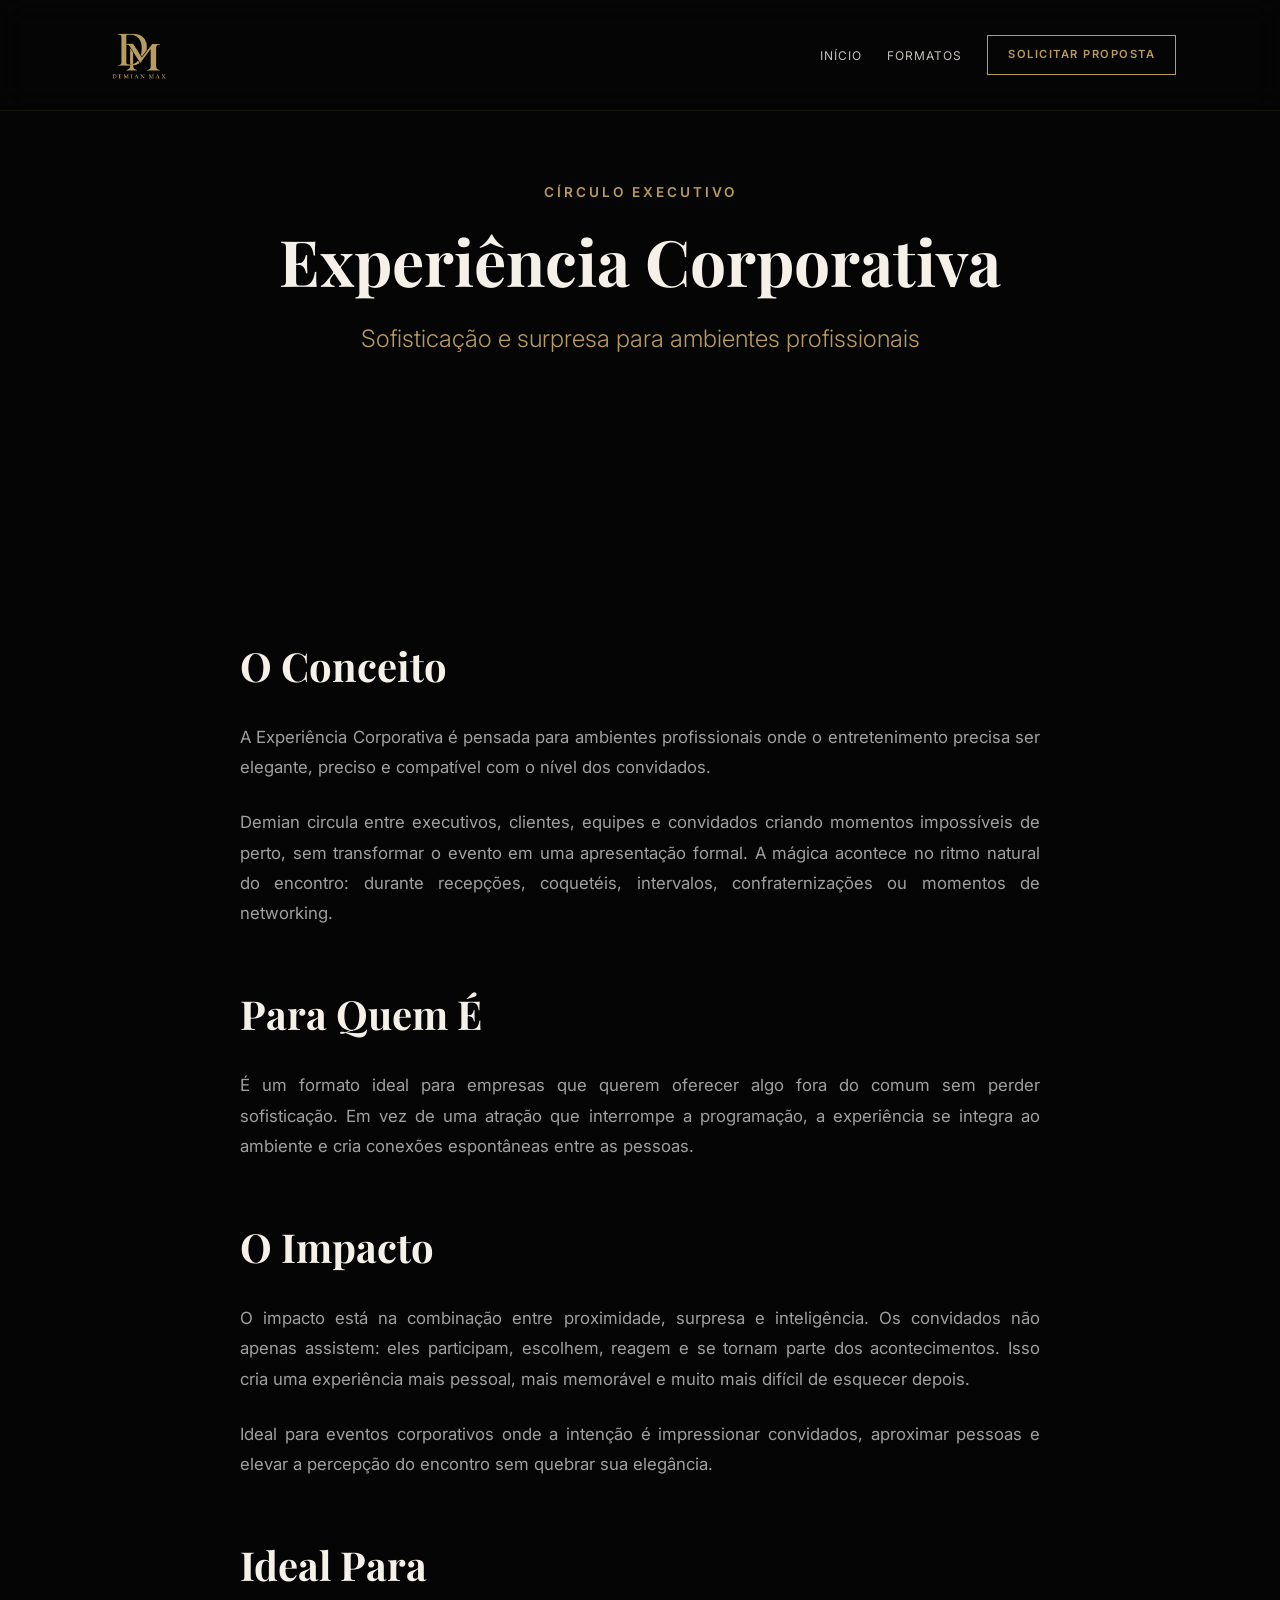
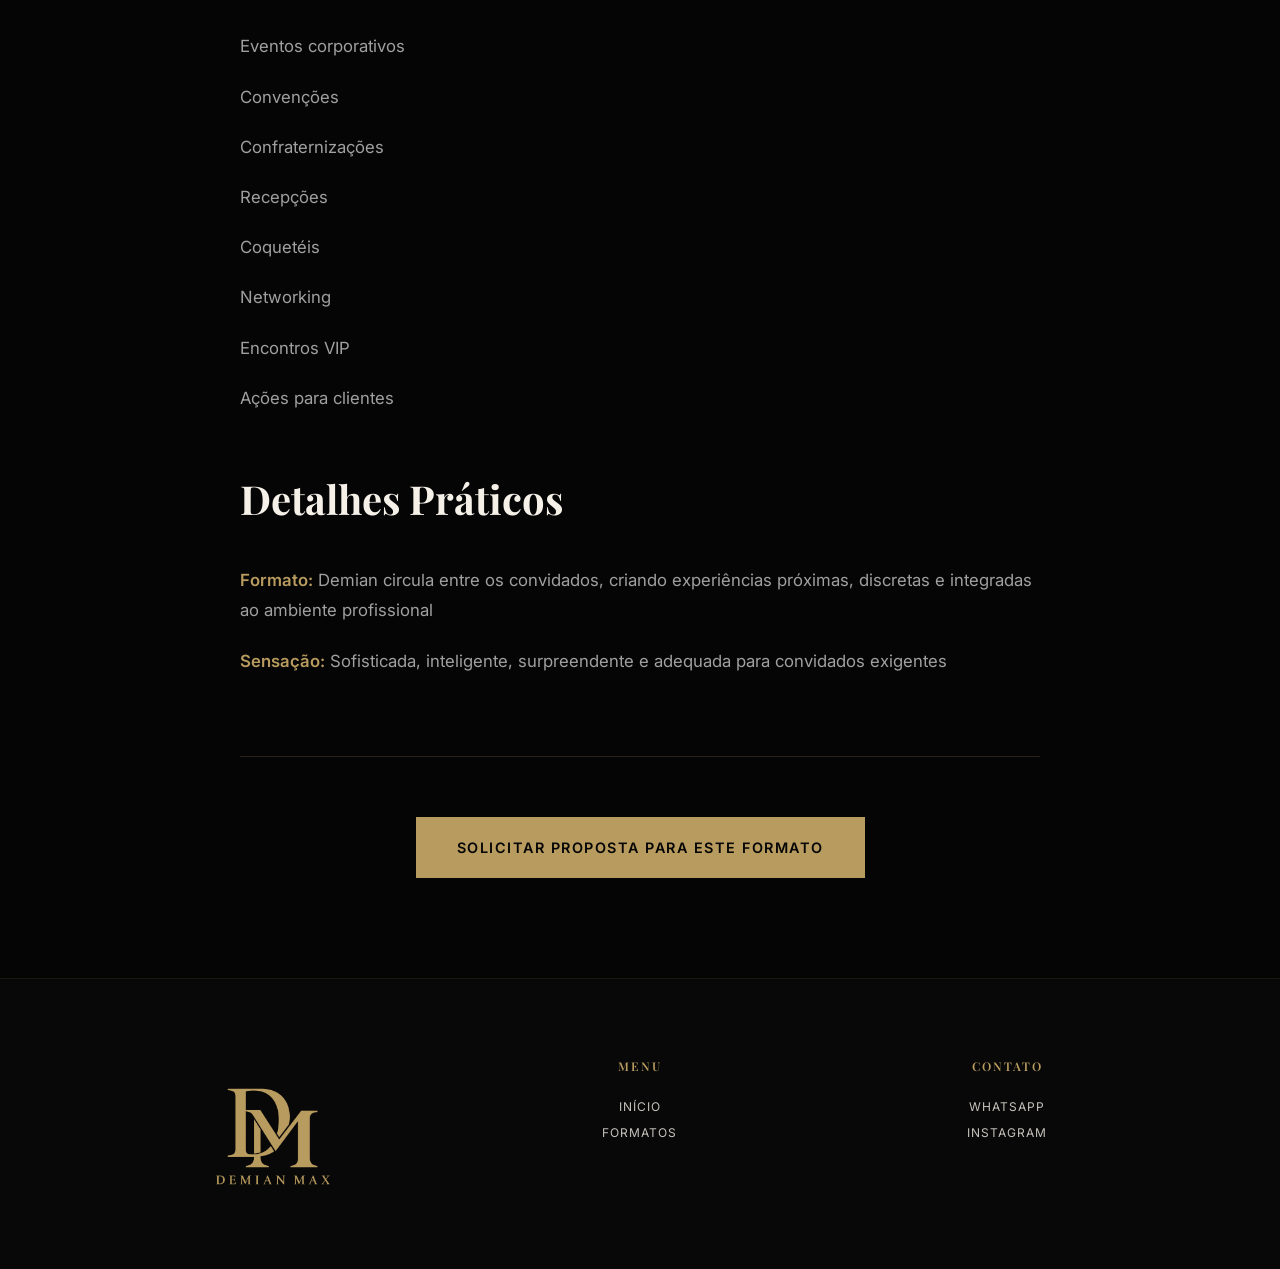
<file: experiencia-corporativa.html>
<!DOCTYPE html>
<html lang="pt-BR">
<head>
    <meta charset="UTF-8">
    <meta name="viewport" content="width=device-width, initial-scale=1.0">
    <title>Círculo Executivo — Experiência Corporativa | Demian Max</title>
    <meta name="description" content="Mágica de proximidade para ambientes corporativos. Experiência elegante e sofisticada para executivos e convidados VIP.">
    
    <!-- Favicon -->
    <link rel="apple-touch-icon" sizes="180x180" href="assets/img/logos/apple-touch-icon.png">
    <link rel="icon" type="image/png" sizes="32x32" href="assets/img/logos/favicon-32x32.png">
    <link rel="icon" type="image/png" sizes="16x16" href="assets/img/logos/favicon-16x16.png">
    <link rel="manifest" href="assets/img/logos/site.webmanifest">
    
    <!-- Google Fonts -->
    <link rel="preconnect" href="https://fonts.googleapis.com">
    <link rel="preconnect" href="https://fonts.gstatic.com" crossorigin>
    <link href="https://fonts.googleapis.com/css2?family=Playfair+Display:wght@700;900&family=Inter:wght@300;400;600&display=swap" rel="stylesheet">
    
    <link rel="stylesheet" href="assets/css/style.css">
    <link rel="stylesheet" href="assets/css/experiencias.css">
    
    <meta name="theme-color" content="#050505">
    <meta name="apple-mobile-web-app-status-bar-style" content="black-translucent">
</head>
<body>

    <!-- HEADER -->
    <header class="header">
        <div class="container header-container">
            <div class="logo">
                <a href="index.html#inicio">
                    <img src="assets/img/logos/logo.png" alt="Demian Max" class="logo-img">
                </a>
            </div>
            
            <nav class="nav" id="nav">
                <ul>
                    <li><a href="index.html#inicio" class="nav-link">Início</a></li>
                    <li><a href="index.html#formatos" class="nav-link">Formatos</a></li>
                    <li><a href="index.html#orcamento" class="btn btn-outline" style="padding: 10px 20px; font-size: 0.7rem;">Solicitar Proposta</a></li>
                </ul>
            </nav>
            
            <button class="menu-toggle" id="menuToggle" aria-label="Menu">
                <span></span><span></span><span></span>
            </button>
        </div>
    </header>

    <!-- HERO MINIMALISTA -->
    <section class="exp-hero">
        <div class="container">
            <div class="exp-hero-content">
                <span class="text-gold text-uppercase">Círculo Executivo</span>
                <h1 class="exp-title">Experiência Corporativa</h1>
                <p class="exp-subtitle">Sofisticação e surpresa para ambientes profissionais</p>
            </div>
        </div>
    </section>

    <!-- CONTEÚDO PRINCIPAL -->
    <section class="exp-content">
        <div class="container">
            <div class="exp-text-wrapper">
                <h2 class="exp-section-title">O Conceito</h2>
                <p>A Experiência Corporativa é pensada para ambientes profissionais onde o entretenimento precisa ser elegante, preciso e compatível com o nível dos convidados.</p>
                <p>Demian circula entre executivos, clientes, equipes e convidados criando momentos impossíveis de perto, sem transformar o evento em uma apresentação formal. A mágica acontece no ritmo natural do encontro: durante recepções, coquetéis, intervalos, confraternizações ou momentos de networking.</p>

                <h2 class="exp-section-title" style="margin-top: 60px;">Para Quem É</h2>
                <p>É um formato ideal para empresas que querem oferecer algo fora do comum sem perder sofisticação. Em vez de uma atração que interrompe a programação, a experiência se integra ao ambiente e cria conexões espontâneas entre as pessoas.</p>

                <h2 class="exp-section-title" style="margin-top: 60px;">O Impacto</h2>
                <p>O impacto está na combinação entre proximidade, surpresa e inteligência. Os convidados não apenas assistem: eles participam, escolhem, reagem e se tornam parte dos acontecimentos. Isso cria uma experiência mais pessoal, mais memorável e muito mais difícil de esquecer depois.</p>
                <p>Ideal para eventos corporativos onde a intenção é impressionar convidados, aproximar pessoas e elevar a percepção do encontro sem quebrar sua elegância.</p>

                <h2 class="exp-section-title" style="margin-top: 60px;">Ideal Para</h2>
                <ul class="exp-details-list">
                    <li>Eventos corporativos</li>
                    <li>Convenções</li>
                    <li>Confraternizações</li>
                    <li>Recepções</li>
                    <li>Coquetéis</li>
                    <li>Networking</li>
                    <li>Encontros VIP</li>
                    <li>Ações para clientes</li>
                </ul>

                <h2 class="exp-section-title" style="margin-top: 60px;">Detalhes Práticos</h2>
                <ul class="exp-details-list">
                    <li><strong>Formato:</strong> Demian circula entre os convidados, criando experiências próximas, discretas e integradas ao ambiente profissional</li>
                    <li><strong>Sensação:</strong> Sofisticada, inteligente, surpreendente e adequada para convidados exigentes</li>
                </ul>

                <div class="exp-cta-section">
                    <a href="index.html#orcamento?formato=Círculo Executivo - Experiência Corporativa" class="btn btn-primary exp-cta-btn">Solicitar Proposta para Este Formato</a>
                </div>
            </div>
        </div>
    </section>

    <!-- FOOTER -->
    <footer class="footer">
        <div class="container">
            <div class="grid-3">
                <div>
                    <img src="assets/img/logos/logo.png" alt="Demian Max" style="width: 150px; margin-bottom: 20px;">
                </div>
                <div>
                    <h4 class="text-uppercase" style="margin-bottom: 20px; color: var(--color-gold);">Menu</h4>
                    <ul style="list-style: none;">
                        <li><a href="index.html#inicio" class="nav-link">Início</a></li>
                        <li><a href="index.html#formatos" class="nav-link">Formatos</a></li>
                    </ul>
                </div>
                <div>
                    <h4 class="text-uppercase" style="margin-bottom: 20px; color: var(--color-gold);">Contato</h4>
                    <ul style="list-style: none;">
                        <li><a href="https://api.whatsapp.com/send?phone=5511916684574&text=Ol%C3%A1%2C%20Wellington.%20Vim%20pelo%20site%20e%20gostaria%20de%20entender%20qual%20experi%C3%AAncia%20do%20Demian%20Max%20faz%20mais%20sentido%20para%20o%20meu%20evento." target="_blank" class="nav-link">WhatsApp</a></li>
                        <li><a href="https://instagram.com/demianmaxoficial" target="_blank" class="nav-link">Instagram</a></li>
                    </ul>
                </div>
            </div>
        </div>
    </footer>

    <script src="assets/js/main.js"></script>
</body>
</html>
</file>
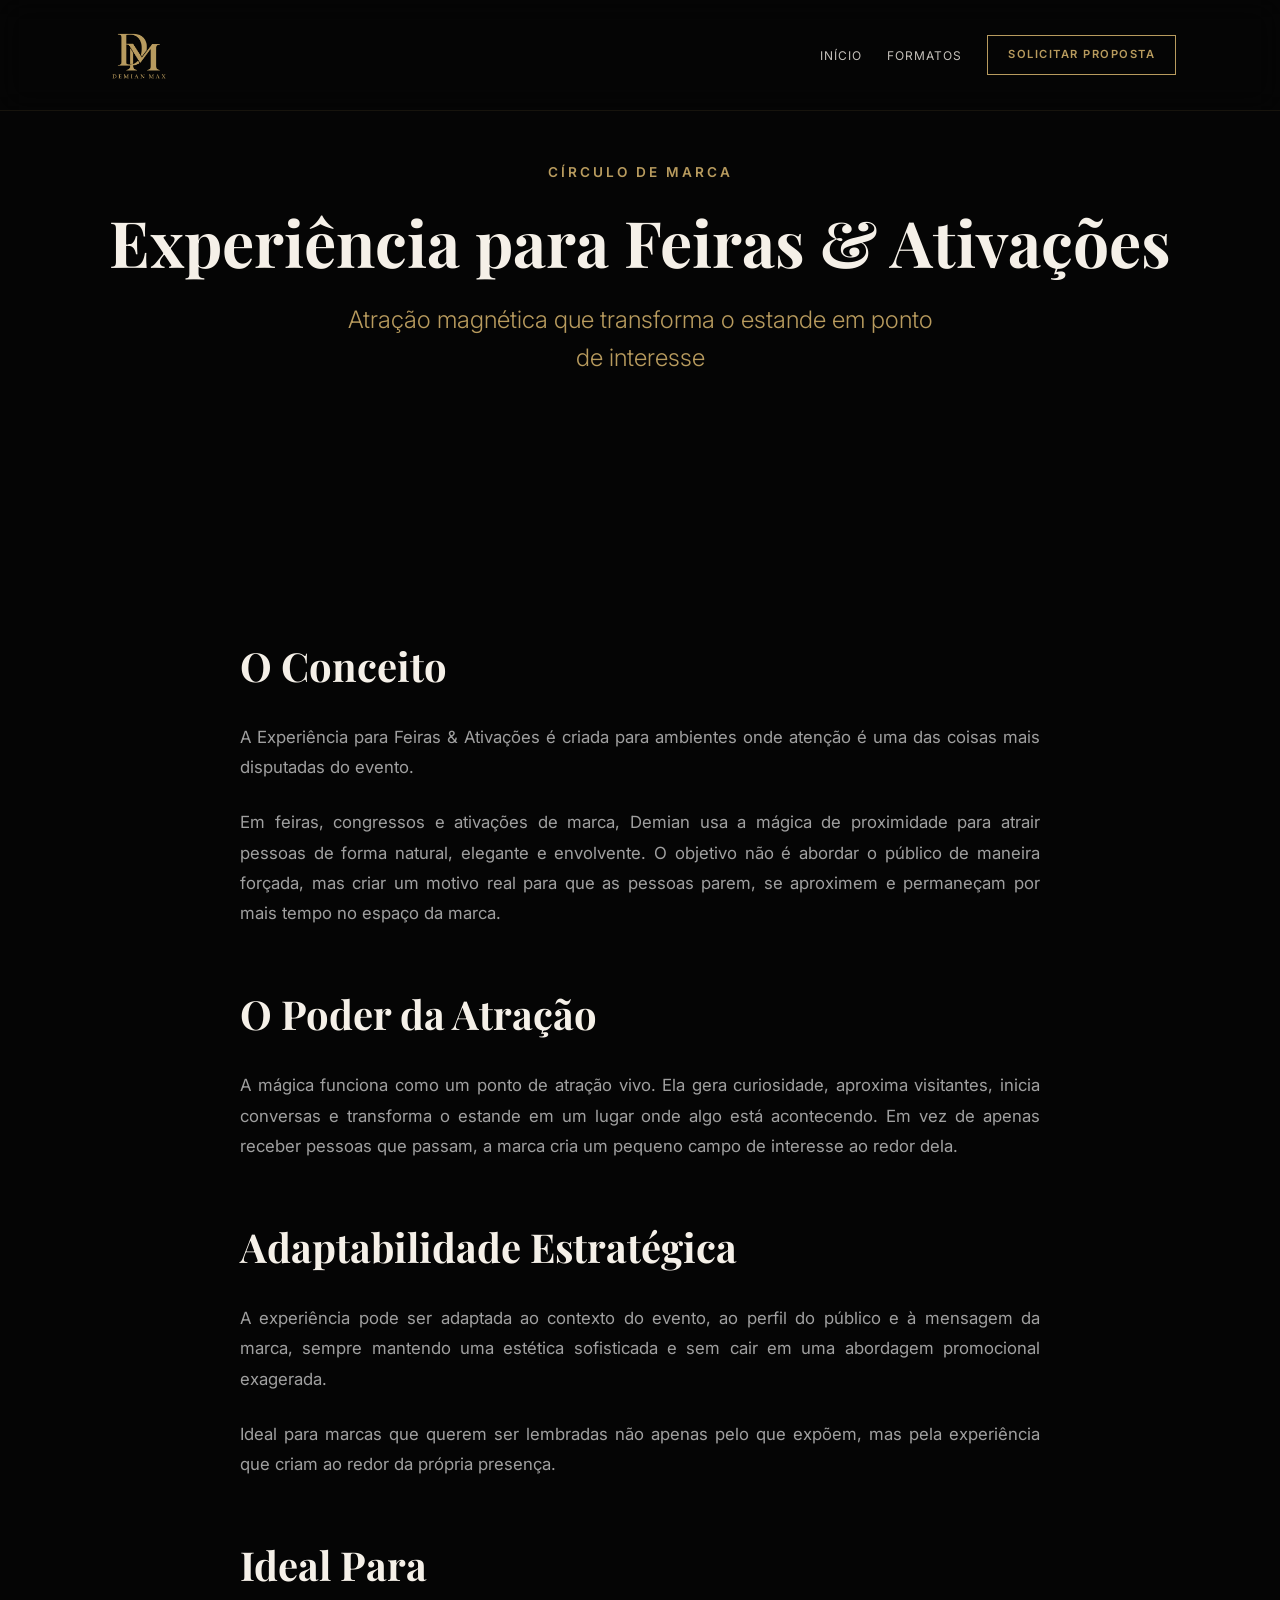
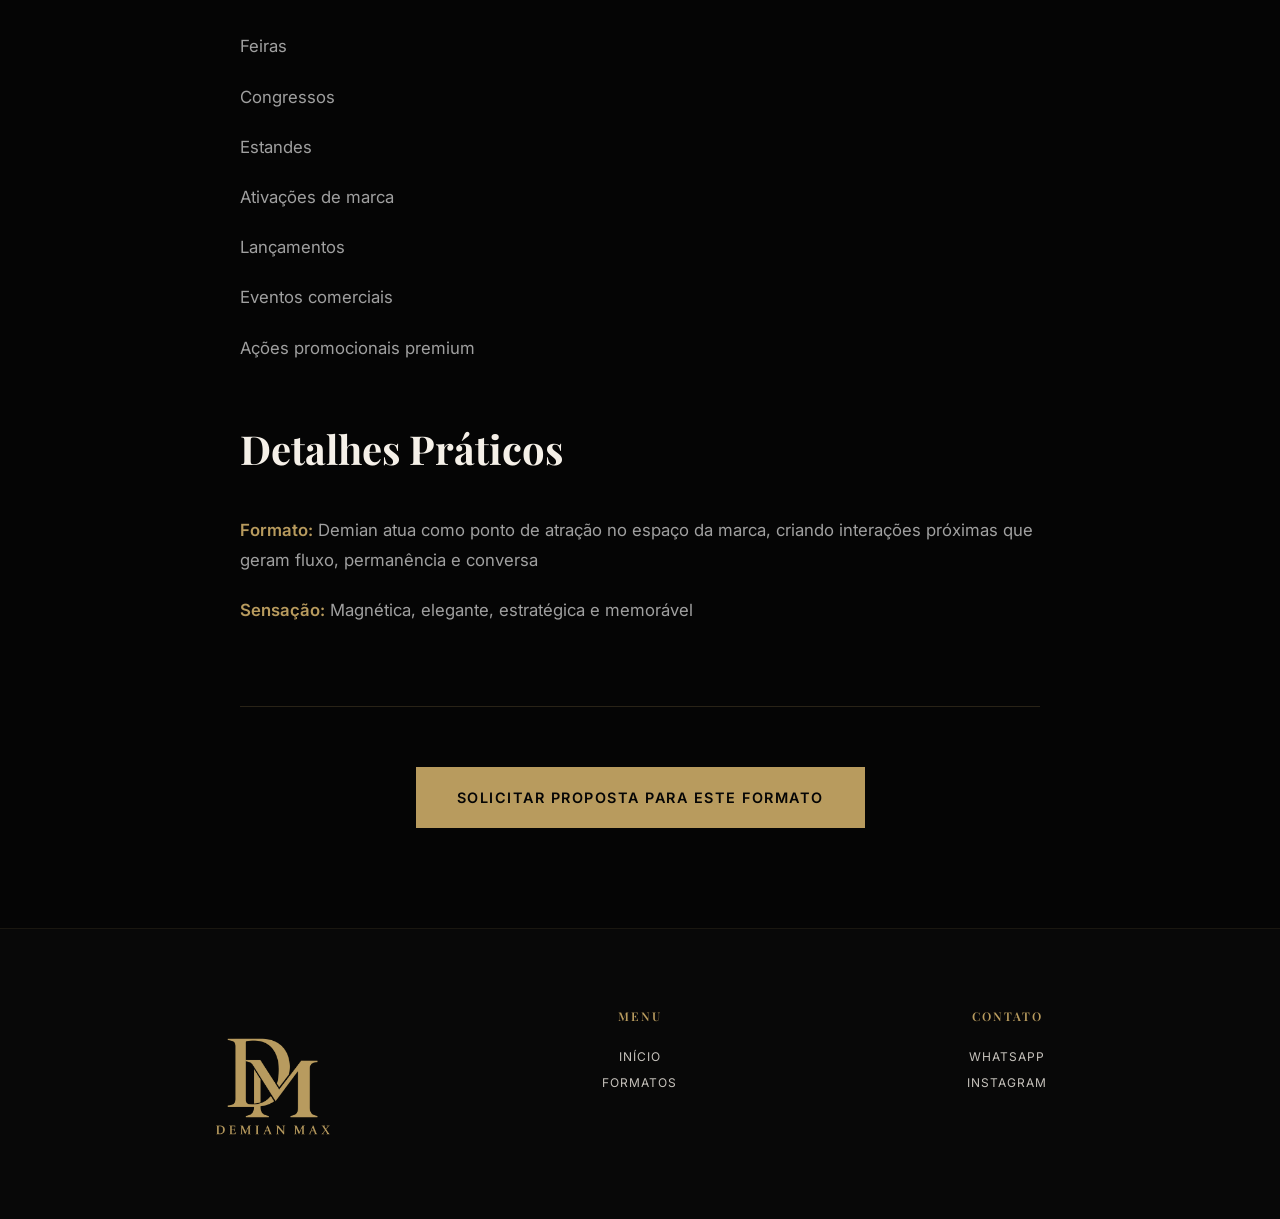
<file: experiencia-feiras.html>
<!DOCTYPE html>
<html lang="pt-BR">
<head>
    <meta charset="UTF-8">
    <meta name="viewport" content="width=device-width, initial-scale=1.0">
    <title>Círculo de Marca — Experiência para Feiras | Demian Max</title>
    <meta name="description" content="Mágica de proximidade para feiras e ativações de marca. Atração elegante que gera fluxo e permanência no estande.">
    
    <!-- Favicon -->
    <link rel="apple-touch-icon" sizes="180x180" href="assets/img/logos/apple-touch-icon.png">
    <link rel="icon" type="image/png" sizes="32x32" href="assets/img/logos/favicon-32x32.png">
    <link rel="icon" type="image/png" sizes="16x16" href="assets/img/logos/favicon-16x16.png">
    <link rel="manifest" href="assets/img/logos/site.webmanifest">
    
    <!-- Google Fonts -->
    <link rel="preconnect" href="https://fonts.googleapis.com">
    <link rel="preconnect" href="https://fonts.gstatic.com" crossorigin>
    <link href="https://fonts.googleapis.com/css2?family=Playfair+Display:wght@700;900&family=Inter:wght@300;400;600&display=swap" rel="stylesheet">
    
    <link rel="stylesheet" href="assets/css/style.css">
    <link rel="stylesheet" href="assets/css/experiencias.css">
    
    <meta name="theme-color" content="#050505">
    <meta name="apple-mobile-web-app-status-bar-style" content="black-translucent">
</head>
<body>

    <!-- HEADER -->
    <header class="header">
        <div class="container header-container">
            <div class="logo">
                <a href="index.html#inicio">
                    <img src="assets/img/logos/logo.png" alt="Demian Max" class="logo-img">
                </a>
            </div>
            
            <nav class="nav" id="nav">
                <ul>
                    <li><a href="index.html#inicio" class="nav-link">Início</a></li>
                    <li><a href="index.html#formatos" class="nav-link">Formatos</a></li>
                    <li><a href="index.html#orcamento" class="btn btn-outline" style="padding: 10px 20px; font-size: 0.7rem;">Solicitar Proposta</a></li>
                </ul>
            </nav>
            
            <button class="menu-toggle" id="menuToggle" aria-label="Menu">
                <span></span><span></span><span></span>
            </button>
        </div>
    </header>

    <!-- HERO MINIMALISTA -->
    <section class="exp-hero">
        <div class="container">
            <div class="exp-hero-content">
                <span class="text-gold text-uppercase">Círculo de Marca</span>
                <h1 class="exp-title">Experiência para Feiras & Ativações</h1>
                <p class="exp-subtitle">Atração magnética que transforma o estande em ponto de interesse</p>
            </div>
        </div>
    </section>

    <!-- CONTEÚDO PRINCIPAL -->
    <section class="exp-content">
        <div class="container">
            <div class="exp-text-wrapper">
                <h2 class="exp-section-title">O Conceito</h2>
                <p>A Experiência para Feiras & Ativações é criada para ambientes onde atenção é uma das coisas mais disputadas do evento.</p>
                <p>Em feiras, congressos e ativações de marca, Demian usa a mágica de proximidade para atrair pessoas de forma natural, elegante e envolvente. O objetivo não é abordar o público de maneira forçada, mas criar um motivo real para que as pessoas parem, se aproximem e permaneçam por mais tempo no espaço da marca.</p>

                <h2 class="exp-section-title" style="margin-top: 60px;">O Poder da Atração</h2>
                <p>A mágica funciona como um ponto de atração vivo. Ela gera curiosidade, aproxima visitantes, inicia conversas e transforma o estande em um lugar onde algo está acontecendo. Em vez de apenas receber pessoas que passam, a marca cria um pequeno campo de interesse ao redor dela.</p>

                <h2 class="exp-section-title" style="margin-top: 60px;">Adaptabilidade Estratégica</h2>
                <p>A experiência pode ser adaptada ao contexto do evento, ao perfil do público e à mensagem da marca, sempre mantendo uma estética sofisticada e sem cair em uma abordagem promocional exagerada.</p>
                <p>Ideal para marcas que querem ser lembradas não apenas pelo que expõem, mas pela experiência que criam ao redor da própria presença.</p>

                <h2 class="exp-section-title" style="margin-top: 60px;">Ideal Para</h2>
                <ul class="exp-details-list">
                    <li>Feiras</li>
                    <li>Congressos</li>
                    <li>Estandes</li>
                    <li>Ativações de marca</li>
                    <li>Lançamentos</li>
                    <li>Eventos comerciais</li>
                    <li>Ações promocionais premium</li>
                </ul>

                <h2 class="exp-section-title" style="margin-top: 60px;">Detalhes Práticos</h2>
                <ul class="exp-details-list">
                    <li><strong>Formato:</strong> Demian atua como ponto de atração no espaço da marca, criando interações próximas que geram fluxo, permanência e conversa</li>
                    <li><strong>Sensação:</strong> Magnética, elegante, estratégica e memorável</li>
                </ul>

                <div class="exp-cta-section">
                    <a href="index.html#orcamento?formato=Círculo de Marca - Experiência para Feiras" class="btn btn-primary exp-cta-btn">Solicitar Proposta para Este Formato</a>
                </div>
            </div>
        </div>
    </section>

    <!-- FOOTER -->
    <footer class="footer">
        <div class="container">
            <div class="grid-3">
                <div>
                    <img src="assets/img/logos/logo.png" alt="Demian Max" style="width: 150px; margin-bottom: 20px;">
                </div>
                <div>
                    <h4 class="text-uppercase" style="margin-bottom: 20px; color: var(--color-gold);">Menu</h4>
                    <ul style="list-style: none;">
                        <li><a href="index.html#inicio" class="nav-link">Início</a></li>
                        <li><a href="index.html#formatos" class="nav-link">Formatos</a></li>
                    </ul>
                </div>
                <div>
                    <h4 class="text-uppercase" style="margin-bottom: 20px; color: var(--color-gold);">Contato</h4>
                    <ul style="list-style: none;">
                        <li><a href="https://api.whatsapp.com/send?phone=5511916684574&text=Ol%C3%A1%2C%20Wellington.%20Vim%20pelo%20site%20e%20gostaria%20de%20entender%20qual%20experi%C3%AAncia%20do%20Demian%20Max%20faz%20mais%20sentido%20para%20o%20meu%20evento." target="_blank" class="nav-link">WhatsApp</a></li>
                        <li><a href="https://instagram.com/demianmaxoficial" target="_blank" class="nav-link">Instagram</a></li>
                    </ul>
                </div>
            </div>
        </div>
    </footer>

    <script src="assets/js/main.js"></script>
</body>
</html>
</file>
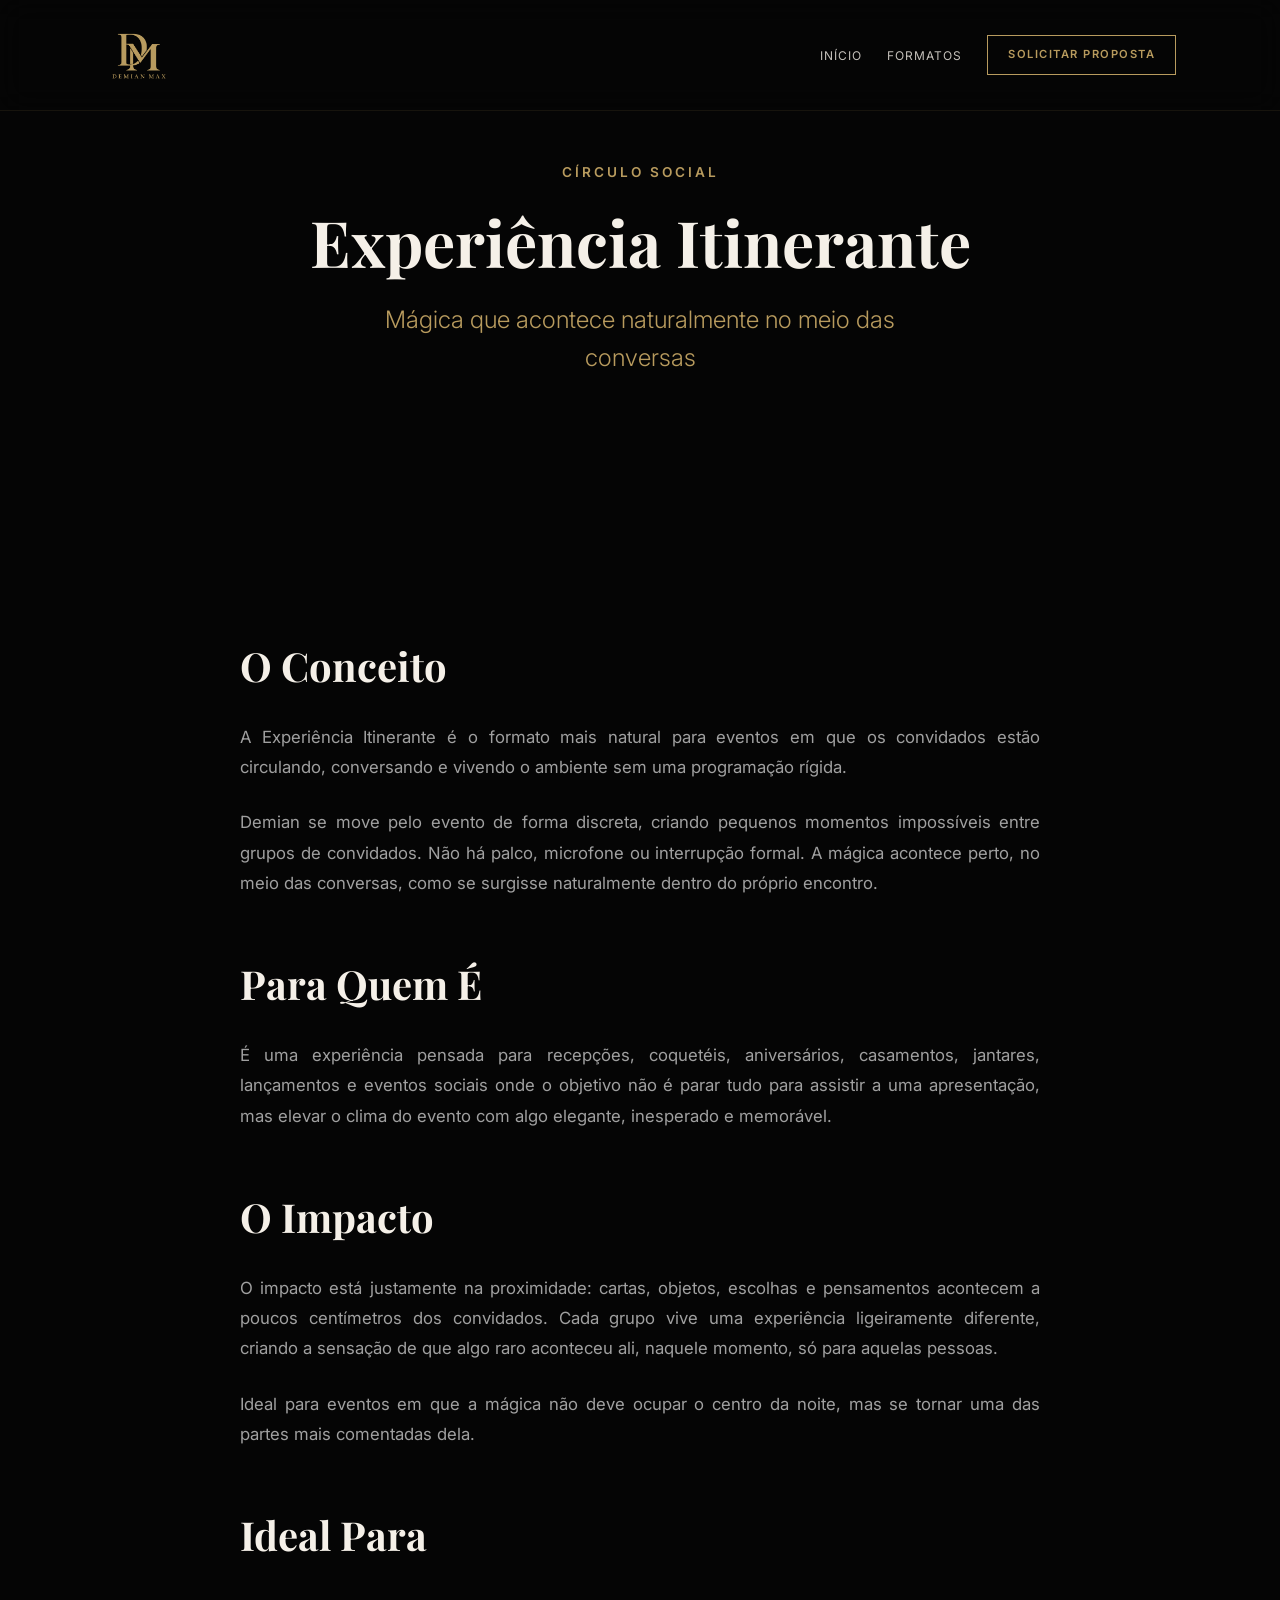
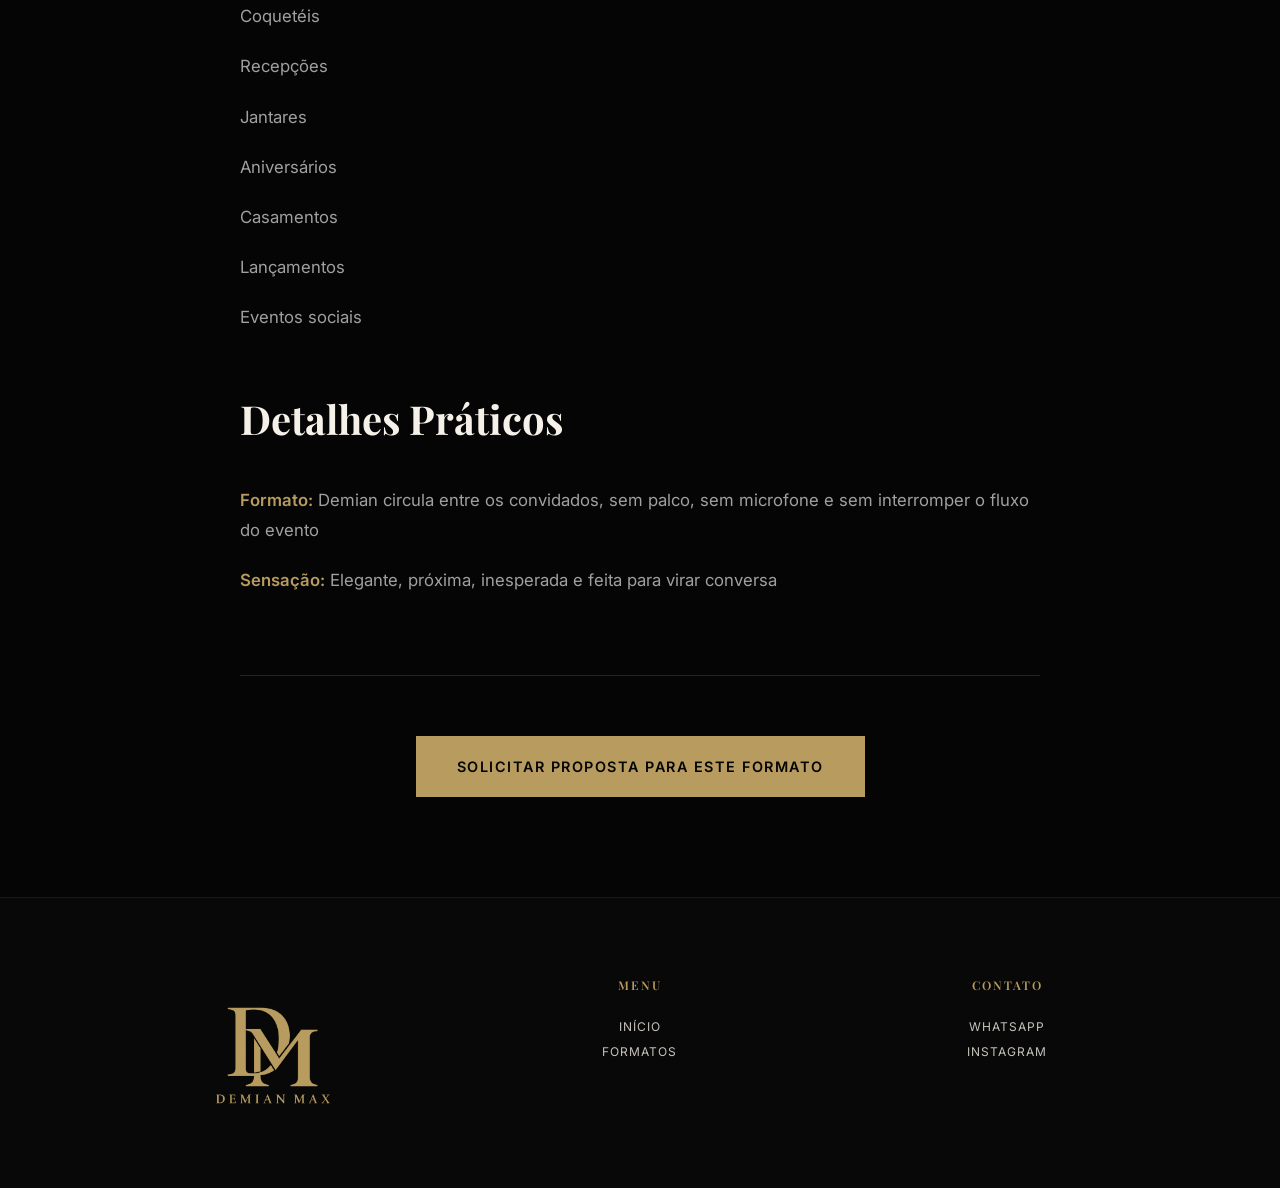
<file: experiencia-itinerante.html>
<!DOCTYPE html>
<html lang="pt-BR">
<head>
    <meta charset="UTF-8">
    <meta name="viewport" content="width=device-width, initial-scale=1.0">
    <title>Círculo Social — Experiência Itinerante | Demian Max</title>
    <meta name="description" content="Mágica de proximidade para eventos sociais. Demian circula entre os convidados criando momentos impossíveis de perto.">
    
    <!-- Favicon -->
    <link rel="apple-touch-icon" sizes="180x180" href="assets/img/logos/apple-touch-icon.png">
    <link rel="icon" type="image/png" sizes="32x32" href="assets/img/logos/favicon-32x32.png">
    <link rel="icon" type="image/png" sizes="16x16" href="assets/img/logos/favicon-16x16.png">
    <link rel="manifest" href="assets/img/logos/site.webmanifest">
    
    <!-- Google Fonts -->
    <link rel="preconnect" href="https://fonts.googleapis.com">
    <link rel="preconnect" href="https://fonts.gstatic.com" crossorigin>
    <link href="https://fonts.googleapis.com/css2?family=Playfair+Display:wght@700;900&family=Inter:wght@300;400;600&display=swap" rel="stylesheet">
    
    <link rel="stylesheet" href="assets/css/style.css">
    <link rel="stylesheet" href="assets/css/experiencias.css">
    
    <meta name="theme-color" content="#050505">
    <meta name="apple-mobile-web-app-status-bar-style" content="black-translucent">
</head>
<body>

    <!-- HEADER -->
    <header class="header">
        <div class="container header-container">
            <div class="logo">
                <a href="index.html#inicio">
                    <img src="assets/img/logos/logo.png" alt="Demian Max" class="logo-img">
                </a>
            </div>
            
            <nav class="nav" id="nav">
                <ul>
                    <li><a href="index.html#inicio" class="nav-link">Início</a></li>
                    <li><a href="index.html#formatos" class="nav-link">Formatos</a></li>
                    <li><a href="index.html#orcamento" class="btn btn-outline" style="padding: 10px 20px; font-size: 0.7rem;">Solicitar Proposta</a></li>
                </ul>
            </nav>
            
            <button class="menu-toggle" id="menuToggle" aria-label="Menu">
                <span></span><span></span><span></span>
            </button>
        </div>
    </header>

    <!-- HERO MINIMALISTA -->
    <section class="exp-hero">
        <div class="container">
            <div class="exp-hero-content">
                <span class="text-gold text-uppercase">Círculo Social</span>
                <h1 class="exp-title">Experiência Itinerante</h1>
                <p class="exp-subtitle">Mágica que acontece naturalmente no meio das conversas</p>
            </div>
        </div>
    </section>

    <!-- CONTEÚDO PRINCIPAL -->
    <section class="exp-content">
        <div class="container">
            <div class="exp-text-wrapper">
                <h2 class="exp-section-title">O Conceito</h2>
                <p>A Experiência Itinerante é o formato mais natural para eventos em que os convidados estão circulando, conversando e vivendo o ambiente sem uma programação rígida.</p>
                <p>Demian se move pelo evento de forma discreta, criando pequenos momentos impossíveis entre grupos de convidados. Não há palco, microfone ou interrupção formal. A mágica acontece perto, no meio das conversas, como se surgisse naturalmente dentro do próprio encontro.</p>

                <h2 class="exp-section-title" style="margin-top: 60px;">Para Quem É</h2>
                <p>É uma experiência pensada para recepções, coquetéis, aniversários, casamentos, jantares, lançamentos e eventos sociais onde o objetivo não é parar tudo para assistir a uma apresentação, mas elevar o clima do evento com algo elegante, inesperado e memorável.</p>

                <h2 class="exp-section-title" style="margin-top: 60px;">O Impacto</h2>
                <p>O impacto está justamente na proximidade: cartas, objetos, escolhas e pensamentos acontecem a poucos centímetros dos convidados. Cada grupo vive uma experiência ligeiramente diferente, criando a sensação de que algo raro aconteceu ali, naquele momento, só para aquelas pessoas.</p>
                <p>Ideal para eventos em que a mágica não deve ocupar o centro da noite, mas se tornar uma das partes mais comentadas dela.</p>

                <h2 class="exp-section-title" style="margin-top: 60px;">Ideal Para</h2>
                <ul class="exp-details-list">
                    <li>Coquetéis</li>
                    <li>Recepções</li>
                    <li>Jantares</li>
                    <li>Aniversários</li>
                    <li>Casamentos</li>
                    <li>Lançamentos</li>
                    <li>Eventos sociais</li>
                </ul>

                <h2 class="exp-section-title" style="margin-top: 60px;">Detalhes Práticos</h2>
                <ul class="exp-details-list">
                    <li><strong>Formato:</strong> Demian circula entre os convidados, sem palco, sem microfone e sem interromper o fluxo do evento</li>
                    <li><strong>Sensação:</strong> Elegante, próxima, inesperada e feita para virar conversa</li>
                </ul>

                <div class="exp-cta-section">
                    <a href="index.html#orcamento?formato=Círculo Social - Experiência Itinerante" class="btn btn-primary exp-cta-btn">Solicitar Proposta para Este Formato</a>
                </div>
            </div>
        </div>
    </section>

    <!-- FOOTER -->
    <footer class="footer">
        <div class="container">
            <div class="grid-3">
                <div>
                    <img src="assets/img/logos/logo.png" alt="Demian Max" style="width: 150px; margin-bottom: 20px;">
                </div>
                <div>
                    <h4 class="text-uppercase" style="margin-bottom: 20px; color: var(--color-gold);">Menu</h4>
                    <ul style="list-style: none;">
                        <li><a href="index.html#inicio" class="nav-link">Início</a></li>
                        <li><a href="index.html#formatos" class="nav-link">Formatos</a></li>
                    </ul>
                </div>
                <div>
                    <h4 class="text-uppercase" style="margin-bottom: 20px; color: var(--color-gold);">Contato</h4>
                    <ul style="list-style: none;">
                        <li><a href="https://api.whatsapp.com/send?phone=5511916684574&text=Ol%C3%A1%2C%20Wellington.%20Vim%20pelo%20site%20e%20gostaria%20de%20entender%20qual%20experi%C3%AAncia%20do%20Demian%20Max%20faz%20mais%20sentido%20para%20o%20meu%20evento." target="_blank" class="nav-link">WhatsApp</a></li>
                        <li><a href="https://instagram.com/demianmaxoficial" target="_blank" class="nav-link">Instagram</a></li>
                    </ul>
                </div>
            </div>
        </div>
    </footer>

    <script src="assets/js/main.js"></script>
</body>
</html>
</file>
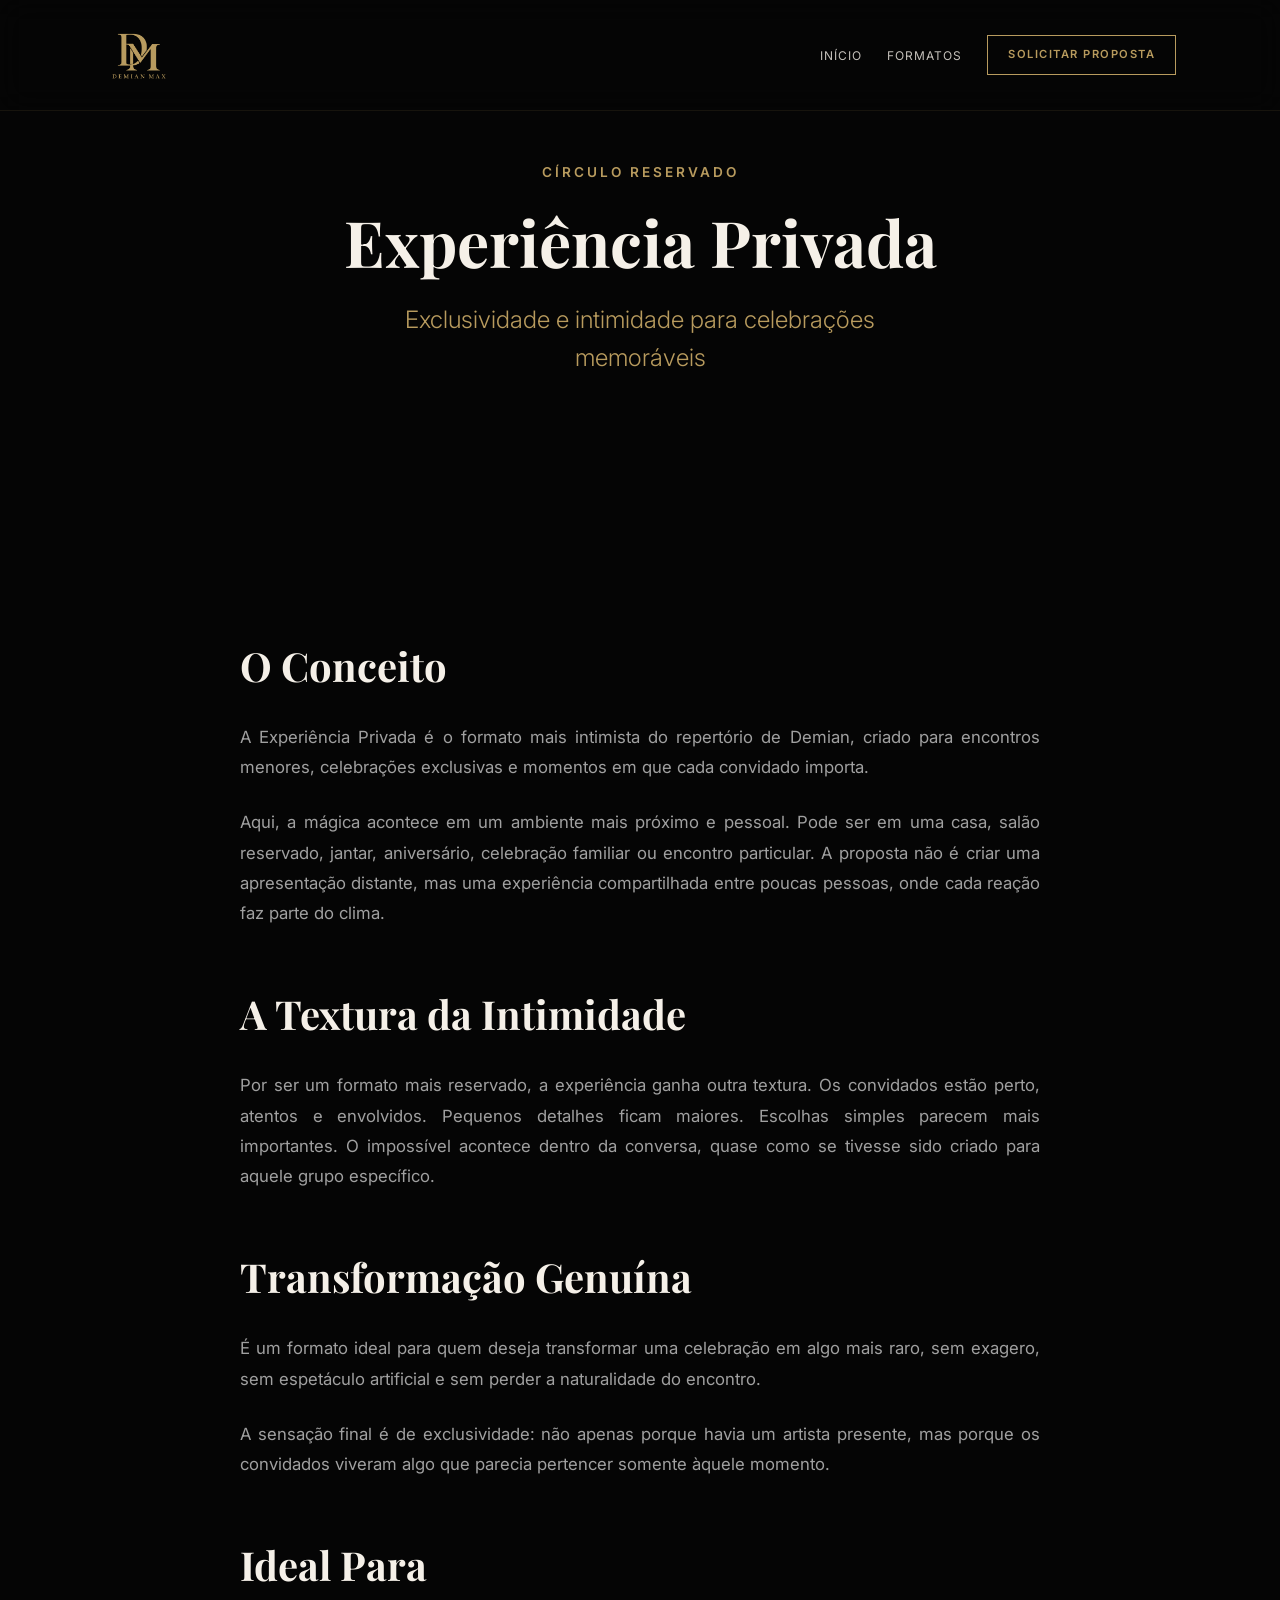
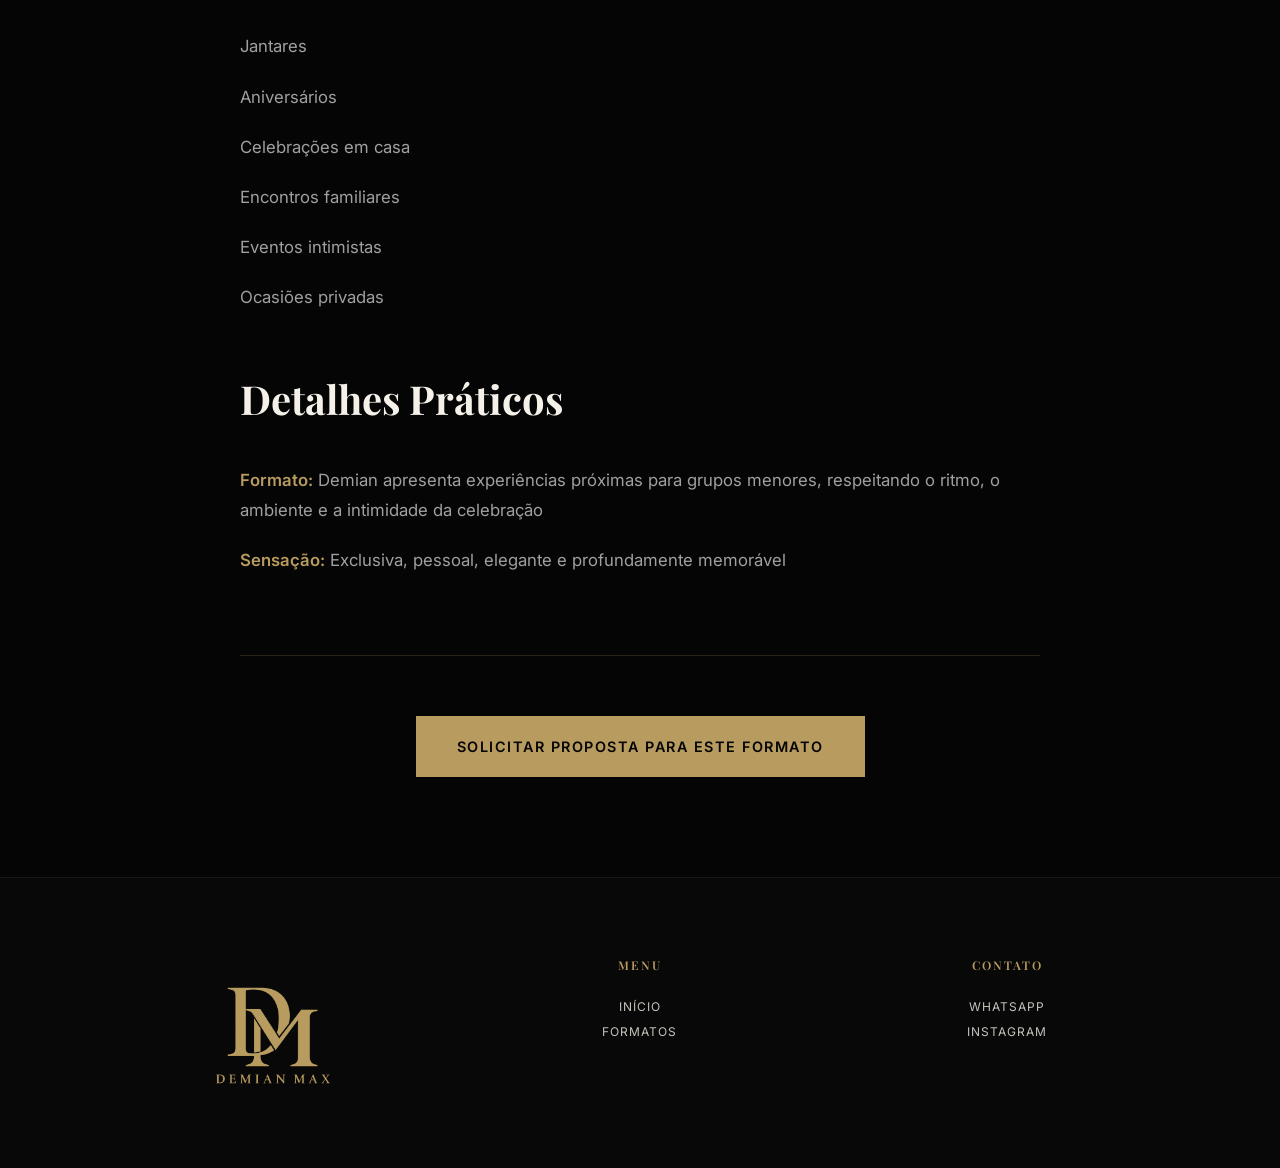
<file: experiencia-privada.html>
<!DOCTYPE html>
<html lang="pt-BR">
<head>
    <meta charset="UTF-8">
    <meta name="viewport" content="width=device-width, initial-scale=1.0">
    <title>Círculo Reservado — Experiência Privada | Demian Max</title>
    <meta name="description" content="Mágica de proximidade para celebrações privadas. Experiência intimista para jantares, aniversários e encontros exclusivos.">
    
    <!-- Favicon -->
    <link rel="apple-touch-icon" sizes="180x180" href="assets/img/logos/apple-touch-icon.png">
    <link rel="icon" type="image/png" sizes="32x32" href="assets/img/logos/favicon-32x32.png">
    <link rel="icon" type="image/png" sizes="16x16" href="assets/img/logos/favicon-16x16.png">
    <link rel="manifest" href="assets/img/logos/site.webmanifest">
    
    <!-- Google Fonts -->
    <link rel="preconnect" href="https://fonts.googleapis.com">
    <link rel="preconnect" href="https://fonts.gstatic.com" crossorigin>
    <link href="https://fonts.googleapis.com/css2?family=Playfair+Display:wght@700;900&family=Inter:wght@300;400;600&display=swap" rel="stylesheet">
    
    <link rel="stylesheet" href="assets/css/style.css">
    <link rel="stylesheet" href="assets/css/experiencias.css">
    
    <meta name="theme-color" content="#050505">
    <meta name="apple-mobile-web-app-status-bar-style" content="black-translucent">
</head>
<body>

    <!-- HEADER -->
    <header class="header">
        <div class="container header-container">
            <div class="logo">
                <a href="index.html#inicio">
                    <img src="assets/img/logos/logo.png" alt="Demian Max" class="logo-img">
                </a>
            </div>
            
            <nav class="nav" id="nav">
                <ul>
                    <li><a href="index.html#inicio" class="nav-link">Início</a></li>
                    <li><a href="index.html#formatos" class="nav-link">Formatos</a></li>
                    <li><a href="index.html#orcamento" class="btn btn-outline" style="padding: 10px 20px; font-size: 0.7rem;">Solicitar Proposta</a></li>
                </ul>
            </nav>
            
            <button class="menu-toggle" id="menuToggle" aria-label="Menu">
                <span></span><span></span><span></span>
            </button>
        </div>
    </header>

    <!-- HERO MINIMALISTA -->
    <section class="exp-hero">
        <div class="container">
            <div class="exp-hero-content">
                <span class="text-gold text-uppercase">Círculo Reservado</span>
                <h1 class="exp-title">Experiência Privada</h1>
                <p class="exp-subtitle">Exclusividade e intimidade para celebrações memoráveis</p>
            </div>
        </div>
    </section>

    <!-- CONTEÚDO PRINCIPAL -->
    <section class="exp-content">
        <div class="container">
            <div class="exp-text-wrapper">
                <h2 class="exp-section-title">O Conceito</h2>
                <p>A Experiência Privada é o formato mais intimista do repertório de Demian, criado para encontros menores, celebrações exclusivas e momentos em que cada convidado importa.</p>
                <p>Aqui, a mágica acontece em um ambiente mais próximo e pessoal. Pode ser em uma casa, salão reservado, jantar, aniversário, celebração familiar ou encontro particular. A proposta não é criar uma apresentação distante, mas uma experiência compartilhada entre poucas pessoas, onde cada reação faz parte do clima.</p>

                <h2 class="exp-section-title" style="margin-top: 60px;">A Textura da Intimidade</h2>
                <p>Por ser um formato mais reservado, a experiência ganha outra textura. Os convidados estão perto, atentos e envolvidos. Pequenos detalhes ficam maiores. Escolhas simples parecem mais importantes. O impossível acontece dentro da conversa, quase como se tivesse sido criado para aquele grupo específico.</p>

                <h2 class="exp-section-title" style="margin-top: 60px;">Transformação Genuína</h2>
                <p>É um formato ideal para quem deseja transformar uma celebração em algo mais raro, sem exagero, sem espetáculo artificial e sem perder a naturalidade do encontro.</p>
                <p>A sensação final é de exclusividade: não apenas porque havia um artista presente, mas porque os convidados viveram algo que parecia pertencer somente àquele momento.</p>

                <h2 class="exp-section-title" style="margin-top: 60px;">Ideal Para</h2>
                <ul class="exp-details-list">
                    <li>Jantares</li>
                    <li>Aniversários</li>
                    <li>Celebrações em casa</li>
                    <li>Encontros familiares</li>
                    <li>Eventos intimistas</li>
                    <li>Ocasiões privadas</li>
                </ul>

                <h2 class="exp-section-title" style="margin-top: 60px;">Detalhes Práticos</h2>
                <ul class="exp-details-list">
                    <li><strong>Formato:</strong> Demian apresenta experiências próximas para grupos menores, respeitando o ritmo, o ambiente e a intimidade da celebração</li>
                    <li><strong>Sensação:</strong> Exclusiva, pessoal, elegante e profundamente memorável</li>
                </ul>

                <div class="exp-cta-section">
                    <a href="index.html#orcamento?formato=Círculo Reservado - Experiência Privada" class="btn btn-primary exp-cta-btn">Solicitar Proposta para Este Formato</a>
                </div>
            </div>
        </div>
    </section>

    <!-- FOOTER -->
    <footer class="footer">
        <div class="container">
            <div class="grid-3">
                <div>
                    <img src="assets/img/logos/logo.png" alt="Demian Max" style="width: 150px; margin-bottom: 20px;">
                </div>
                <div>
                    <h4 class="text-uppercase" style="margin-bottom: 20px; color: var(--color-gold);">Menu</h4>
                    <ul style="list-style: none;">
                        <li><a href="index.html#inicio" class="nav-link">Início</a></li>
                        <li><a href="index.html#formatos" class="nav-link">Formatos</a></li>
                    </ul>
                </div>
                <div>
                    <h4 class="text-uppercase" style="margin-bottom: 20px; color: var(--color-gold);">Contato</h4>
                    <ul style="list-style: none;">
                        <li><a href="https://api.whatsapp.com/send?phone=5511916684574&text=Ol%C3%A1%2C%20Wellington.%20Vim%20pelo%20site%20e%20gostaria%20de%20entender%20qual%20experi%C3%AAncia%20do%20Demian%20Max%20faz%20mais%20sentido%20para%20o%20meu%20evento." target="_blank" class="nav-link">WhatsApp</a></li>
                        <li><a href="https://instagram.com/demianmaxoficial" target="_blank" class="nav-link">Instagram</a></li>
                    </ul>
                </div>
            </div>
        </div>
    </footer>

    <script src="assets/js/main.js"></script>
</body>
</html>
</file>
<file: assets/css/style.css>
/* ============================================
   DEMIAN MAX - MASTER EDITION
   Webmaster Level: Responsividade, Contraste e UX
   ============================================ */

:root {
    --color-bg-deep: #050505;
    --color-bg-dark: #080808;
    --color-bg-graphite: #111111;
    --color-bg-soft: #161616;
    --color-off-white: #F5F0E8;
    --color-gold: #B89B5E;
    --color-gold-light: #D8C08A;
    --color-gray: #A0A0A0;
    --header-height: 70px;
    
    --font-serif: 'Playfair Display', serif;
    --font-sans: 'Inter', sans-serif;
    
    --transition: all 0.4s ease;
}

* { margin: 0; padding: 0; box-sizing: border-box; }
html { font-size: 16px; }
body { background-color: var(--color-bg-deep); color: var(--color-off-white); font-family: var(--font-sans); line-height: 1.6; overflow-x: hidden; }

/* TIPOGRAFIA */
h1, h2, h3, h4 { font-family: var(--font-serif); color: var(--color-off-white); line-height: 1.2; }
p { color: var(--color-gray); }
.text-gold { color: var(--color-gold); }
.text-uppercase { text-transform: uppercase; letter-spacing: 2px; font-size: 0.75rem; font-weight: 600; }

/* CONTAINER */
.container { max-width: 1200px; margin: 0 auto; padding: 0 5%; }
section { padding: 100px 0; position: relative; scroll-margin-top: 70px; }

/* BOTÕES */
.btn {
    display: inline-flex;
    align-items: center;
    justify-content: center;
    padding: 16px 32px;
    font-size: 0.85rem;
    font-weight: 600;
    text-transform: uppercase;
    letter-spacing: 1.5px;
    text-decoration: none;
    transition: var(--transition);
    cursor: pointer;
    border: 1px solid transparent;
}
.btn-primary { background-color: var(--color-gold); color: var(--color-bg-deep); }
.btn-primary:hover { background-color: var(--color-gold-light); transform: translateY(-2px); }
.btn-outline { border-color: var(--color-gold); color: var(--color-gold); background: transparent; }
.btn-outline:hover { background-color: var(--color-gold); color: var(--color-bg-deep); }

/* HEADER */
.header {
    position: fixed;
    top: 0; left: 0; width: 100%;
    z-index: 1000;
    padding: 20px 0;
    background: rgba(5, 5, 5, 0.8);
    backdrop-filter: blur(15px);
    border-bottom: 1px solid rgba(184, 155, 94, 0.1);
    transition: var(--transition);
}
.header.scrolled { padding: 5px 0; background: rgba(5, 5, 5, 0.95); }
.header.scrolled .logo-img { height: 60px; }
.header-container { display: flex; justify-content: space-between; align-items: center; }
.logo-img { height: 70px; width: auto; transition: var(--transition); }

.nav ul { display: flex; list-style: none; gap: 25px; align-items: center; }
.nav-link { 
    color: var(--color-off-white); 
    text-decoration: none; 
    font-size: 0.75rem; 
    text-transform: uppercase; 
    letter-spacing: 1px;
    opacity: 0.8;
    transition: var(--transition);
}
.nav-link:hover { opacity: 1; color: var(--color-gold); }

/* HERO */
.hero { 
    height: 100vh; 
    min-height: 600px;
    display: flex; 
    align-items: center; 
    padding: 0; 
    position: relative;
    overflow: hidden;
}
.hero-bg { 
    position: absolute; 
    top: 0; left: 0; 
    width: 100%; 
    height: 100%; 
    z-index: 0; 
}
/* Estilo para Imagem e Vídeo do Hero */
.hero-bg img, 
.hero-bg video { 
    width: 100%; 
    height: 100%; 
    object-fit: cover; 
    object-position: center 20%;
    display: block;
}
.hero-bg::after { 
    content: ''; 
    position: absolute; 
    top: 0; left: 0; 
    width: 100%; 
    height: 100%; 
    background: linear-gradient(to right, rgba(5,5,5,0.8) 0%, rgba(5,5,5,0.2) 50%, rgba(5,5,5,0.6) 100%);
}
.hero .container {
    position: relative;
    z-index: 1;
    width: 100%;
}
.hero-content {
    padding-top: calc(var(--header-height) + 40px);
}
.hero-title { font-size: clamp(2.5rem, 8vw, 4rem); margin-bottom: 20px; }
.hero-subtitle { font-size: clamp(1rem, 3vw, 1.5rem); color: var(--color-gold); margin-bottom: 40px; font-weight: 300; }

/* GRIDS */
.grid-2 { display: grid; grid-template-columns: 1fr 1fr; gap: 40px; align-items: center; }
.grid-3 { display: grid; grid-template-columns: repeat(3, 1fr); gap: 30px; }
.grid-formats { display: grid; grid-template-columns: repeat(auto-fit, minmax(280px, 1fr)); gap: 30px; }

/* IMAGENS SEM FILTROS */
img { 
    max-width: 100%; 
    height: auto; 
    display: block; 
    filter: none !important; 
    transition: opacity 0.5s ease-in-out;
    /* Proteção contra pesquisa visual e seleção */
    user-select: none;
    -webkit-user-drag: none;
    pointer-events: auto;
}

/* CARDS */
.card-premium {
    background: var(--color-bg-graphite);
    padding: 40px;
    border: 1px solid rgba(184, 155, 94, 0.1);
    transition: var(--transition);
}
.card-premium:hover { border-color: var(--color-gold); background: var(--color-bg-soft); }
.card-link { display: block; transition: var(--transition); display: flex; flex-direction: column; }
.card-link:hover { transform: translateY(-5px); }
.card-cta { margin-top: auto; color: var(--color-gold); font-size: 0.9rem; font-weight: 600; letter-spacing: 1px; transition: var(--transition); display: inline-block; }
.card-link:hover .card-cta { transform: translateX(5px); }

/* FORMULÁRIO */
.form-container { background: var(--color-bg-graphite); padding: 60px; border: 1px solid rgba(184, 155, 94, 0.2); }
.form-group { margin-bottom: 25px; }
label { display: block; margin-bottom: 10px; color: var(--color-off-white); opacity: 1; font-weight: 600; }
input, select, textarea {
    width: 100%;
    background: rgba(255, 255, 255, 0.05);
    border: 1px solid rgba(255, 255, 255, 0.2);
    padding: 15px;
    color: #FFFFFF;
    font-family: var(--font-sans);
    font-size: 1rem;
    transition: var(--transition);
}
input::placeholder { color: rgba(255, 255, 255, 0.4); }
input:focus, select:focus, textarea:focus { outline: none; border-color: var(--color-gold); background: rgba(255, 255, 255, 0.1); }

/* FOOTER */
.footer { padding: 80px 0 40px; background: var(--color-bg-dark); border-top: 1px solid rgba(184, 155, 94, 0.1); }
.footer .grid-3 { justify-items: center; }
.footer .grid-3 > div:first-child { justify-self: center; }
.footer .grid-3 > div:nth-child(2),
.footer .grid-3 > div:nth-child(3) { justify-self: center; text-align: center; }
.dynamic-reference-wrap { width: 100%; display: flex; justify-content: center; margin-top: 40px; opacity: 0.3; }

/* ============================================
	   SEÇÃO TV & MÍDIA — THUMBNAILS COM PLAY
	   ============================================ */
.midia-single-center {
    display: flex;
    justify-content: center;
    margin-top: 40px;
}

.midia-single-center .midia-item {
    width: calc(50% - 20px); /* Mesmo tamanho dos itens da grid-2 */
}

@media (max-width: 991px) {
    .midia-single-center .midia-item {
        width: 100%;
    }
}


.midia-item { transition: var(--transition); }
.midia-item:hover .midia-thumb { opacity: 0.8; }
.midia-thumb-wrap {
    position: relative;
    overflow: hidden;
    border-radius: 2px;
    background: #000;
}
.midia-thumb {
    width: 100%;
    height: auto;
    display: block;
    transition: opacity 0.3s ease;
    aspect-ratio: 16/9;
    object-fit: cover;
}
.midia-play-btn {
    position: absolute;
    top: 50%; left: 50%;
    transform: translate(-50%, -50%);
    width: 70px; height: 70px;
    background: rgba(5, 5, 5, 0.4);
    backdrop-filter: blur(5px);
    border: 2px solid var(--color-gold);
    border-radius: 50%;
    display: flex; align-items: center; justify-content: center;
    color: var(--color-gold);
    pointer-events: none;
    transition: var(--transition);
    box-shadow: 0 0 20px rgba(184, 155, 94, 0.2);
}
.midia-play-btn svg {
    width: 28px;
    height: 28px;
    margin-left: 4px; /* Compensação visual para o triângulo */
}
.midia-item:hover .midia-play-btn {
    background: var(--color-gold);
    color: var(--color-bg-deep);
    transform: translate(-50%, -50%) scale(1.05);
    box-shadow: 0 0 30px rgba(184, 155, 94, 0.5);
}

/* ============================================
   SEÇÃO SOBRE — IFRAME COM EFEITO DE FOGO
   ============================================ */
.about-visual-container {
    width: 100%;
    max-width: 478px;
    margin: 0;
    position: relative;
    /* Mantém a proporção 478x659 */
    padding-bottom: 137.8%; 
    height: 0;
    overflow: hidden;
}

/* FIX DESKTOP: centraliza o texto com a imagem */
.about-text-container {
    margin-top: -180px; /* Centraliza o texto com a imagem */
}

/* Grid da seção sobre: alinha itens ao centro para desktop */
.about-grid {
    align-items: center;
}

.about-iframe {
    position: absolute;
    top: 0;
    left: 0;
    width: 100%;
    height: 100%;
    border: none;
}

/* ============================================
   RESPONSIVIDADE — TABLET (≤ 1024px)
   ============================================ */
@media (max-width: 1024px) {
    .nav ul { gap: 15px; }
    .nav-link { font-size: 0.7rem; }
    
    /* Hero: ajuste de padding para logo menor */
    .hero-content {
        padding-top: calc(var(--header-height) * 0.8);
    }
}

/* ============================================
   RESPONSIVIDADE — MOBILE/TABLET (≤ 991px)
   ============================================ */
@media (max-width: 991px) {
    :root {
        --header-height: 70px;
    }

    .header-container { padding: 0 20px; }
    .logo-img { height: 65px; }
    .header.scrolled .logo-img { height: 50px; }

    /* NAV mobile — esconde o menu desktop */
    .nav { display: none; }

    /* HERO mobile */
    .hero { 
        height: 100svh;
        min-height: 500px;
        align-items: flex-end;
    }
    .hero-content {
        padding-top: 0;
        padding-bottom: 60px;
        text-align: center;
    }
    .hero-bg img {
        object-position: center top;
    }
    .hero-bg::after {
        background: linear-gradient(
            to top,
            rgba(5,5,5,0.95) 0%,
            rgba(5,5,5,0.6) 40%,
            rgba(5,5,5,0.2) 100%
        );
    }
    .hero-actions { 
        justify-content: center; 
        display: flex; 
        flex-direction: column; 
        gap: 15px; 
        align-items: center;
    }
    .hero-actions .btn { margin: 0 !important; width: fit-content; }

    /* GRIDS: coluna única */
    .grid-2, .grid-3 { grid-template-columns: 1fr; }

    /* SEÇÃO SOBRE — FIX SOBREPOSIÇÃO MOBILE */
    .about-grid {
        align-items: start; /* Volta ao topo em mobile */
    }
    .about-visual-container {
        max-width: 100%;
        width: 100%;
        padding-bottom: 120%; /* Proporção ajustada para mobile */
    }
    /* Remove o margin negativo que causava sobreposição */
    .about-text-container {
        margin-top: 0;
        padding: 20px 0;
    }

    /* FORMULÁRIO */
    .form-container { padding: 30px 20px; }
    .form-container .grid-2 { grid-template-columns: 1fr; }

    /* FOOTER */
    .footer .grid-3 { grid-template-columns: 1fr; gap: 40px; justify-items: unset; }
    .footer .grid-3 > div:first-child { justify-self: center; text-align: center; margin-bottom: 20px; }
    .footer .grid-3 > div:nth-child(2),
    .footer .grid-3 > div:nth-child(3) { justify-self: flex-end; text-align: right; }

    /* TIPOGRAFIA: tamanhos menores em mobile */
    h2[style*="font-size: 3rem"],
    h2 { font-size: clamp(1.8rem, 7vw, 3rem) !important; }

    /* CARDS */
    .card-premium { padding: 25px 20px; }

    /* SECTIONS: menos padding vertical */
    section { padding: 70px 0; }
}

/* ============================================
   MENU MOBILE OVERLAY
   ============================================ */
.nav.active {
    display: flex !important;
    position: fixed; top: 0; left: 0; width: 100%; height: 100vh;
    background: var(--color-bg-deep);
    flex-direction: column; justify-content: center; align-items: center;
    z-index: 999;
}
.nav.active ul { flex-direction: column; gap: 30px; }
.nav.active .nav-link { font-size: 1.5rem; }

.menu-toggle {
    display: none; background: none; border: none; cursor: pointer; z-index: 1001;
    flex-direction: column; gap: 6px;
    padding: 5px;
}
.menu-toggle span { width: 30px; height: 2px; background: var(--color-gold); transition: var(--transition); display: block; }
/* Sinal Visual de Wake Lock Ativo */
.menu-toggle.wake-lock-active span:nth-child(3) {
    width: 25px; /* Encurtamento médio (redução de 5px) */
    margin-left: auto; /* Alinha à direita para o encurtamento ser na esquerda */
}

@media (max-width: 991px) {
    .menu-toggle { display: flex; }
    .header-cta { display: none; }
}

/* ============================================
   RESPONSIVIDADE — MOBILE PEQUENO (≤ 480px)
   ============================================ */
@media (max-width: 480px) {
    .container { padding: 0 4%; }
    section { padding: 60px 0; }

    .hero-title { font-size: clamp(2rem, 10vw, 3rem); }
    .hero-subtitle { font-size: 1rem; }

    .btn { padding: 14px 24px; font-size: 0.8rem; }

    .card-premium { padding: 20px 16px; }

    .form-container { padding: 24px 16px; }

    /* Seção Sobre: iframe menor em telas muito pequenas */
    .about-visual-container {
        padding-bottom: 130%;
    }

    /* Depoimentos: fonte menor */
    .grid-3 .card-premium p { font-size: 0.9rem; }
}
</file>
<file: assets/css/experiencias.css>
/* ============================================
   PÁGINAS DE EXPERIÊNCIAS — DESIGN EDITORIAL
   ============================================ */

/* HERO MINIMALISTA */
.exp-hero {
    min-height: 60vh;
    display: flex;
    align-items: center;
    padding: 120px 0;
    position: relative;
    background: var(--color-bg-deep);
}

.exp-hero-content {
    text-align: center;
}

.exp-hero-content .text-gold {
    display: block;
    margin-bottom: 20px;
    font-size: 0.85rem;
    letter-spacing: 3px;
}

.exp-title {
    font-family: var(--font-serif);
    font-size: clamp(2.5rem, 8vw, 4rem);
    color: var(--color-off-white);
    margin-bottom: 20px;
    line-height: 1.2;
}

.exp-subtitle {
    font-size: clamp(1rem, 3vw, 1.5rem);
    color: var(--color-gold);
    font-weight: 300;
    max-width: 600px;
    margin: 0 auto;
}

/* CONTEÚDO PRINCIPAL */
.exp-content {
    padding: 100px 0;
    background: var(--color-bg-deep);
}

.exp-text-wrapper {
    max-width: 800px;
    margin: 0 auto;
}

.exp-section-title {
    font-family: var(--font-serif);
    font-size: clamp(1.8rem, 5vw, 2.5rem);
    color: var(--color-off-white);
    margin-bottom: 30px;
    line-height: 1.3;
}

.exp-text-wrapper p {
    font-size: 1.05rem;
    line-height: 1.8;
    color: var(--color-gray);
    margin-bottom: 25px;
    text-align: justify;
}

.exp-text-wrapper p:last-of-type {
    margin-bottom: 40px;
}

/* LISTA DE DETALHES */
.exp-details-list {
    list-style: none;
    margin: 40px 0;
    padding: 0;
}

.exp-details-list li {
    margin-bottom: 20px;
    padding-left: 0;
    font-size: 1.05rem;
    color: var(--color-gray);
    line-height: 1.8;
}

.exp-details-list li strong {
    color: var(--color-gold);
    font-weight: 600;
}

/* CTA SECTION */
.exp-cta-section {
    margin-top: 80px;
    padding-top: 60px;
    border-top: 1px solid rgba(184, 155, 94, 0.2);
    text-align: center;
}

.exp-cta-btn {
    font-size: 0.9rem;
    padding: 18px 40px;
    transition: var(--transition);
}

.exp-cta-btn:hover {
    transform: translateY(-3px);
    box-shadow: 0 10px 30px rgba(184, 155, 94, 0.3);
}

/* ============================================
   RESPONSIVIDADE — TABLET (≤ 1024px)
   ============================================ */
@media (max-width: 1024px) {
    .exp-hero {
        padding: 80px 0;
    }

    .exp-content {
        padding: 70px 0;
    }
}

/* ============================================
   RESPONSIVIDADE — MOBILE (≤ 991px)
   ============================================ */
@media (max-width: 991px) {
    .exp-hero {
        min-height: auto;
        padding: 80px 0;
    }

    .exp-hero-content {
        text-align: center;
    }

    .exp-title {
        font-size: clamp(2rem, 10vw, 3rem);
    }

    .exp-subtitle {
        font-size: 1.1rem;
    }

    .exp-content {
        padding: 60px 0;
    }

    .exp-text-wrapper {
        padding: 0 20px;
    }

    .exp-section-title {
        font-size: clamp(1.5rem, 7vw, 2.2rem);
        margin-bottom: 25px;
    }

    .exp-text-wrapper p {
        font-size: 1rem;
        text-align: left;
    }

    .exp-details-list li {
        font-size: 1rem;
        margin-bottom: 18px;
    }

    .exp-cta-section {
        margin-top: 60px;
        padding-top: 40px;
    }
}

/* ============================================
   RESPONSIVIDADE — MOBILE PEQUENO (≤ 480px)
   ============================================ */
@media (max-width: 480px) {
    .exp-hero {
        padding: 60px 0;
    }

    .exp-hero-content .text-gold {
        font-size: 0.75rem;
    }

    .exp-title {
        font-size: clamp(1.8rem, 12vw, 2.5rem);
        margin-bottom: 15px;
    }

    .exp-subtitle {
        font-size: 1rem;
    }

    .exp-content {
        padding: 50px 0;
    }

    .exp-text-wrapper {
        padding: 0 16px;
    }

    .exp-section-title {
        font-size: clamp(1.3rem, 8vw, 1.8rem);
        margin-bottom: 20px;
    }

    .exp-text-wrapper p {
        font-size: 0.95rem;
        line-height: 1.7;
        margin-bottom: 20px;
    }

    .exp-details-list li {
        font-size: 0.95rem;
        margin-bottom: 15px;
    }

    .exp-cta-section {
        margin-top: 50px;
        padding-top: 30px;
    }

    .exp-cta-btn {
        font-size: 0.85rem;
        padding: 16px 32px;
    }
}
</file>
